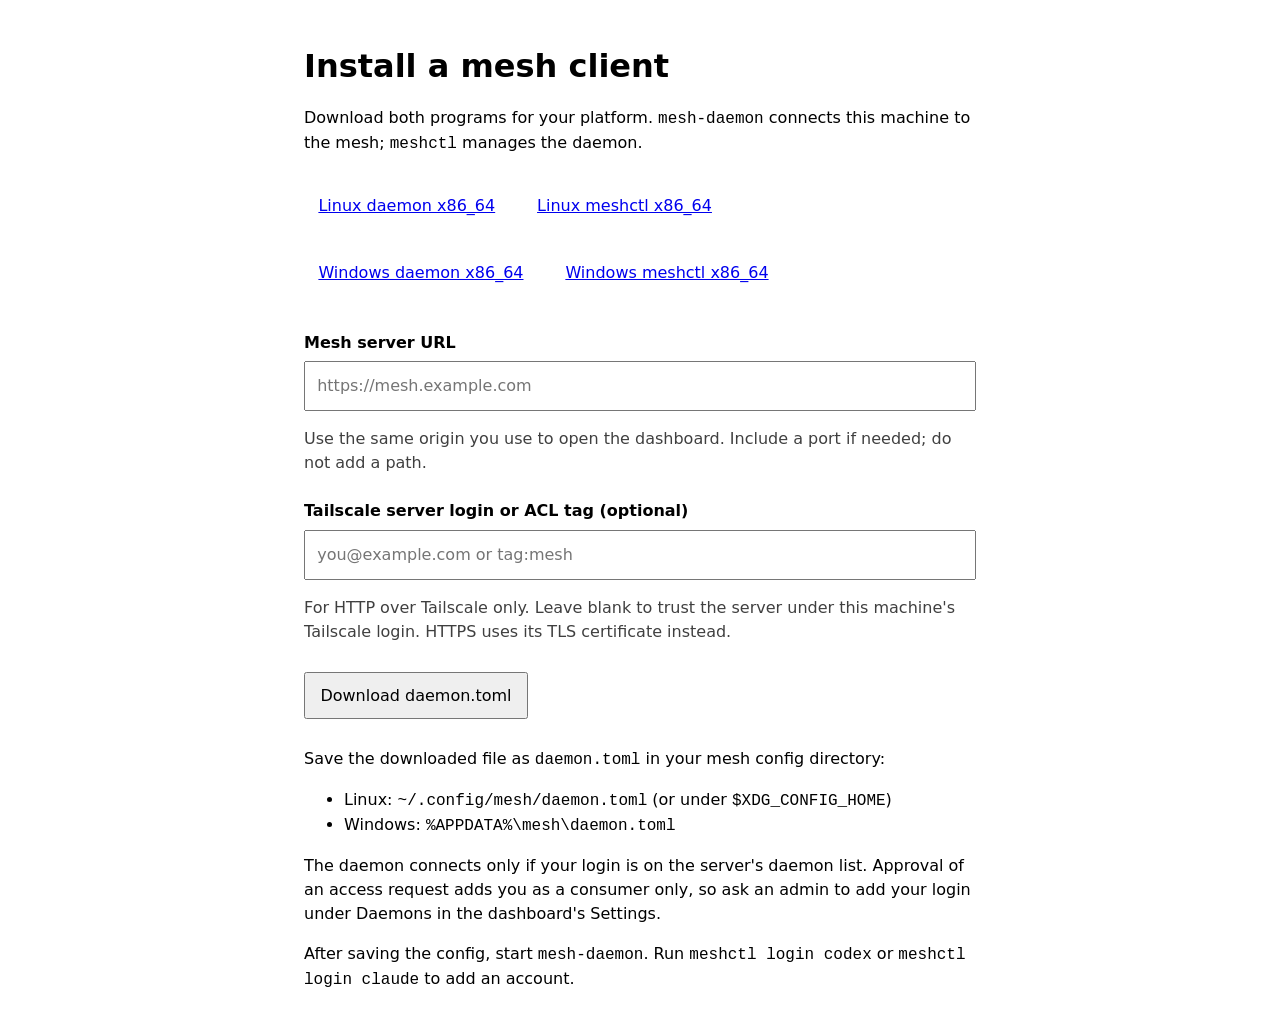
<file: crates/mesh-web/install.html>
<!doctype html>
<html lang="en">
<head>
  <meta charset="utf-8">
  <meta name="viewport" content="width=device-width, initial-scale=1">
  <title>Install a mesh client</title>
  <style>
    :root { color-scheme: light dark; font: 16px/1.5 system-ui, sans-serif; }
    body { max-width: 42rem; margin: 3rem auto; padding: 0 1.25rem; }
    h1 { line-height: 1.15; }
    label { display: block; margin: 1.5rem 0 .4rem; font-weight: 650; }
    input { box-sizing: border-box; width: 100%; padding: .7rem; font: inherit; }
    button, a.button { display: inline-block; margin: .75rem .5rem .75rem 0; padding: .6rem .9rem; font: inherit; }
    code { overflow-wrap: anywhere; }
    .hint { opacity: .75; }
  </style>
</head>
<body>
  <h1>Install a mesh client</h1>
  <p>Download both programs for your platform. <code>mesh-daemon</code> connects this machine to the mesh; <code>meshctl</code> manages the daemon.</p>
  <p>
    <a class="button" href="/downloads/mesh-daemon-linux-x86_64" download>Linux daemon x86_64</a>
    <a class="button" href="/downloads/meshctl-linux-x86_64" download>Linux meshctl x86_64</a>
    <a class="button" href="/downloads/mesh-daemon-windows-x86_64.exe" download>Windows daemon x86_64</a>
    <a class="button" href="/downloads/meshctl-windows-x86_64.exe" download>Windows meshctl x86_64</a>
  </p>
  <form id="config-form">
    <label for="mesh-url">Mesh server URL</label>
    <input id="mesh-url" name="mesh-url" type="url" placeholder="https://mesh.example.com" required>
    <p class="hint">Use the same origin you use to open the dashboard. Include a port if needed; do not add a path.</p>
    <label for="tailscale-peer">Tailscale server login or ACL tag (optional)</label>
    <input id="tailscale-peer" name="tailscale-peer" type="text" placeholder="you@example.com or tag:mesh">
    <p class="hint">For HTTP over Tailscale only. Leave blank to trust the server under this machine's Tailscale login. HTTPS uses its TLS certificate instead.</p>
    <button type="submit">Download daemon.toml</button>
    <p id="error" role="alert" aria-live="polite"></p>
  </form>
  <p>Save the downloaded file as <code>daemon.toml</code> in your mesh config directory:</p>
  <ul>
    <li>Linux: <code>~/.config/mesh/daemon.toml</code> (or under <code>$XDG_CONFIG_HOME</code>)</li>
    <li>Windows: <code>%APPDATA%\mesh\daemon.toml</code></li>
  </ul>
  <p>The daemon connects only if your login is on the server's daemon list. Approval of an access request adds you as a consumer only, so ask an admin to add your login under Daemons in the dashboard's Settings.</p>
  <p>After saving the config, start <code>mesh-daemon</code>. Run <code>meshctl login codex</code> or <code>meshctl login claude</code> to add an account.</p>
  <script>
    document.querySelector('#config-form').addEventListener('submit', event => {
      event.preventDefault();
      const field = document.querySelector('#mesh-url');
      const peerField = document.querySelector('#tailscale-peer');
      const error = document.querySelector('#error');
      let url;
      try { url = new URL(field.value.trim()); } catch { url = null; }
      const peer = peerField.value.trim();
      if (!url || !['http:', 'https:'].includes(url.protocol) || url.pathname !== '/' || url.username || url.password || url.search || url.hash) {
        error.textContent = 'Enter an http:// or https:// mesh origin without a path, credentials, query, or fragment.';
        return;
      }
      if (peer && url.protocol === 'https:') {
        error.textContent = 'Tailscale identity settings apply to HTTP URLs. HTTPS uses its TLS certificate for server identity.';
        return;
      }
      if (/[\u0000-\u001f\u007f]/.test(peer)) {
        error.textContent = 'The Tailscale login or tag cannot contain control characters.';
        return;
      }
      error.textContent = '';
      let config = `server_url = ${JSON.stringify(url.origin)}\n`;
      if (peer) {
        const key = peer.startsWith('tag:') ? 'tags' : 'logins';
        config += `\n[allowed_peers]\n${key} = [${JSON.stringify(peer)}]\n`;
      }
      const blob = new Blob([config], {type: 'text/plain;charset=utf-8'});
      const link = document.createElement('a');
      link.href = URL.createObjectURL(blob);
      link.download = 'daemon.toml';
      link.click();
      URL.revokeObjectURL(link.href);
    });
  </script>
</body>
</html>
</file>
